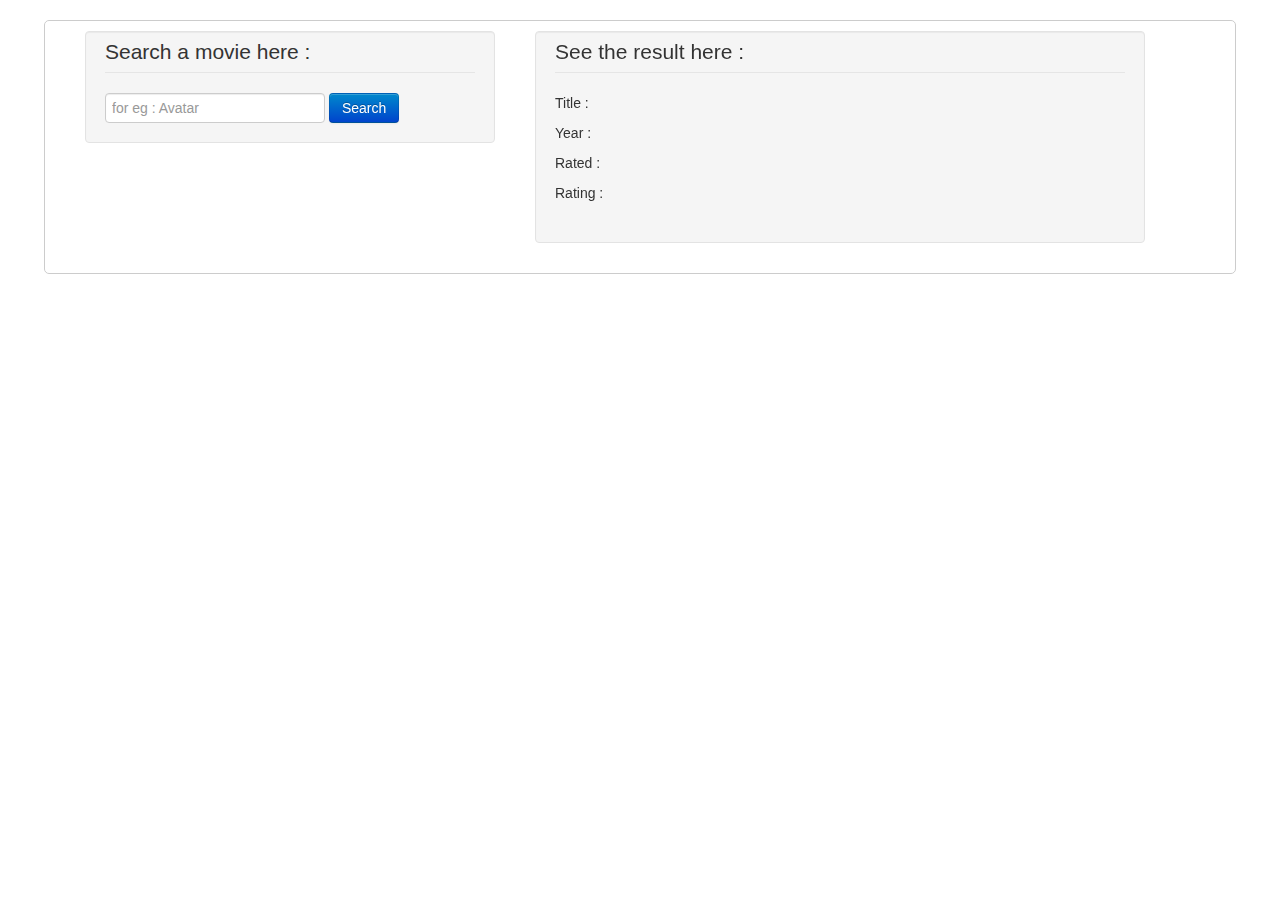
<file: Communicating-Via-Geppetto/index.html>
<!DOCTYPE HTML PUBLIC "-//W3C//DTD HTML 4.01 Transitional//EN"
"http://www.w3.org/TR/html4/loose.dtd">
<html xmlns="http://www.w3.org/1999/xhtml">
    <head>
        <meta http-equiv="Content-Type" content="text/html; charset=utf-8" />
        <title>Communicate between your Backbone Views using Geppetto</title>
        <link href="css/bootstrap-combined-min.css" rel="stylesheet">
        <link href="css/app.css?jqli" rel="stylesheet">
        <link href="css/animate.css" rel="stylesheet">
    </head>
    
    <body>
    	<script data-main="js/main" src="js/lib/require.js"></script>
    </body>
</html>
</file>
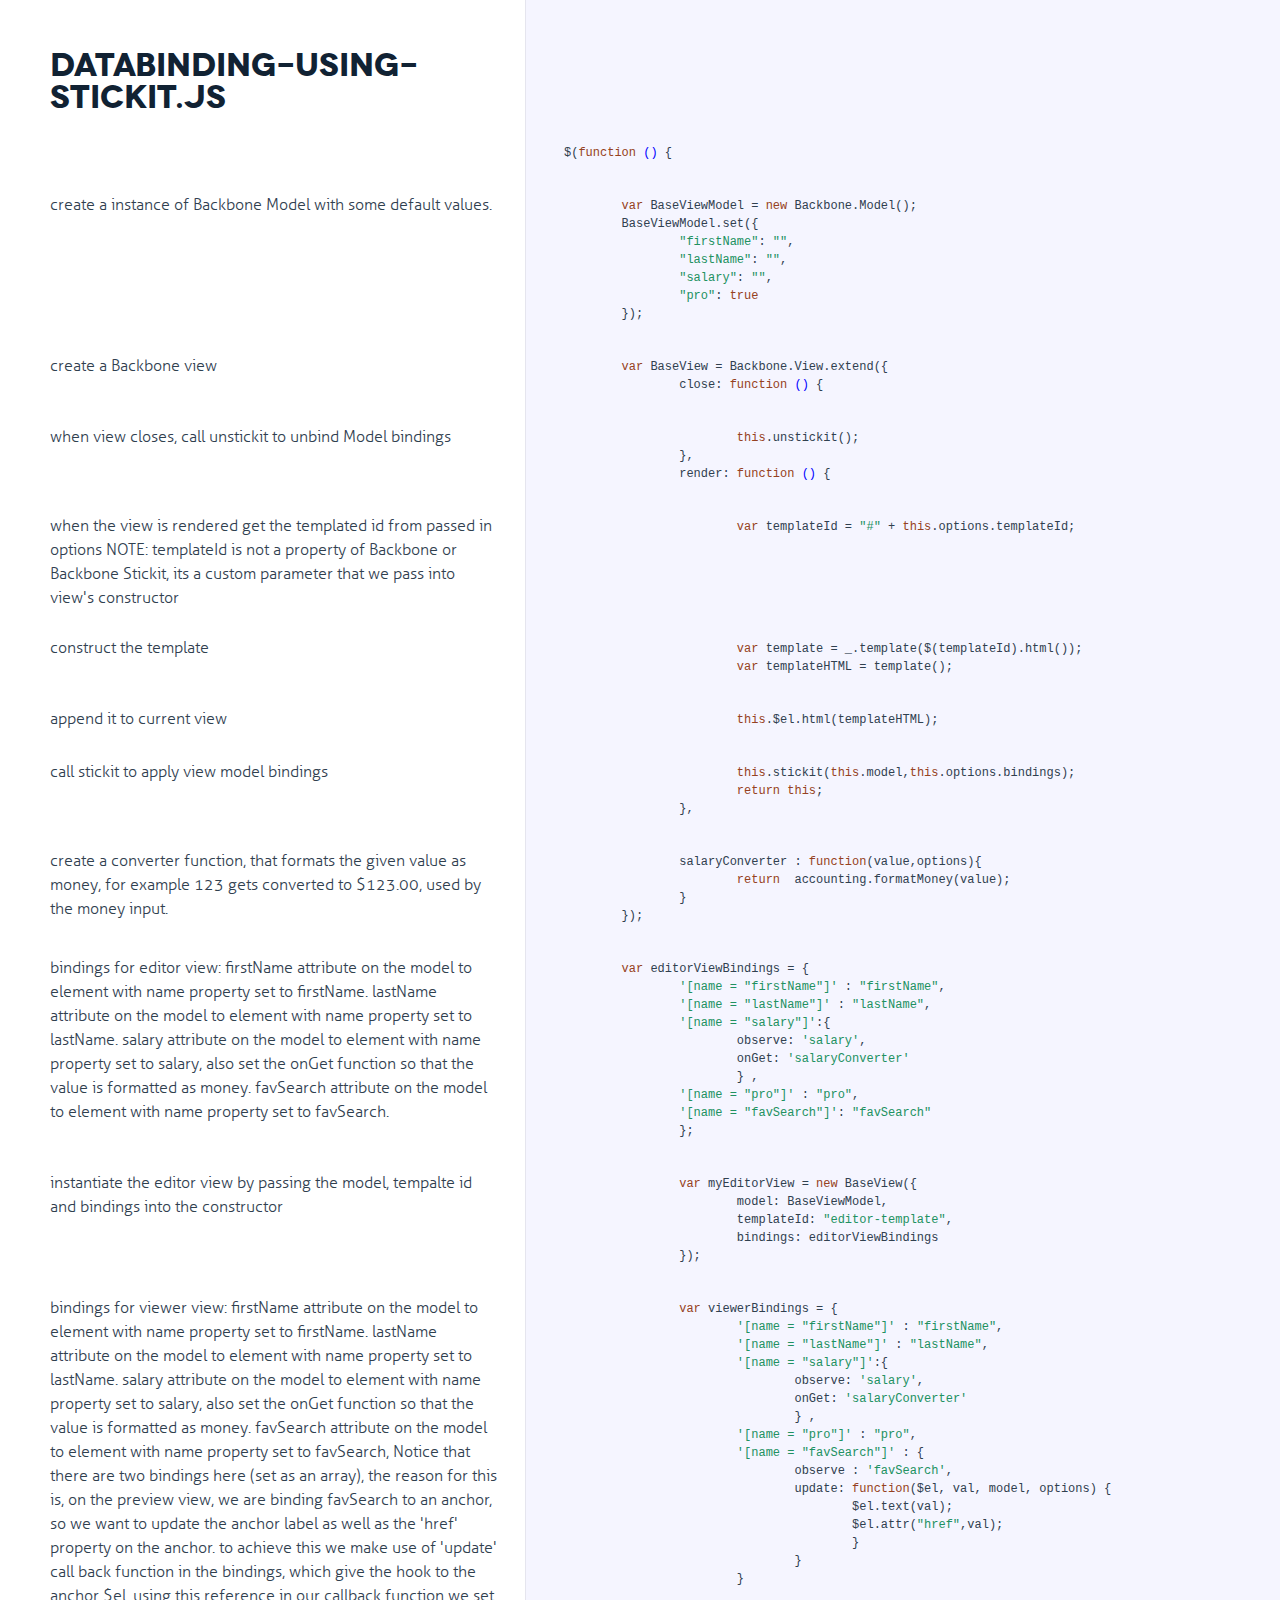
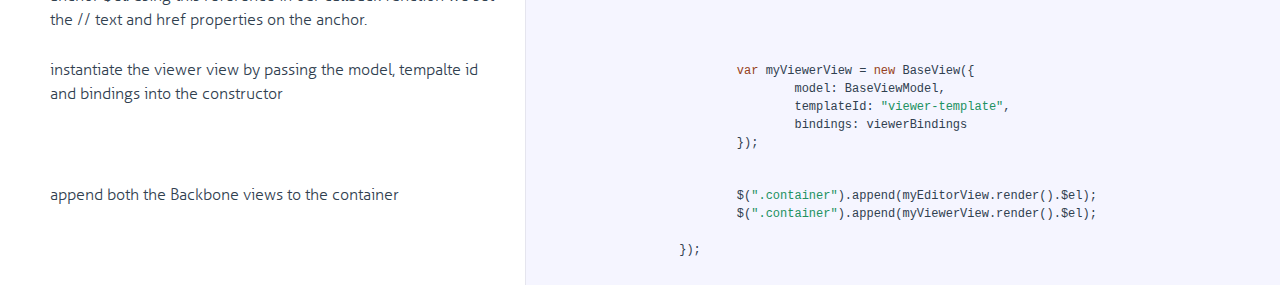
<file: databinding-using-stickit.html>
<!DOCTYPE html>

<html>
<head>
  <title>databinding-using-stickit.js</title>
  <meta http-equiv="content-type" content="text/html; charset=UTF-8">
  <meta name="viewport" content="width=device-width, target-densitydpi=160dpi, initial-scale=1.0; maximum-scale=1.0; user-scalable=0;">
  <link rel="stylesheet" media="all" href="docco.css" />
</head>
<body>
  <div id="container">
    <div id="background"></div>
    
    <ul class="sections">
        
          <li id="title">
              <div class="annotation">
                  <h1>databinding-using-stickit.js</h1>
              </div>
          </li>
        
        
        
        <li id="section-1">
            <div class="annotation">
              
              <div class="pilwrap ">
                <a class="pilcrow" href="#section-1">&#182;</a>
              </div>
              
            </div>
            
            <div class="content"><div class='highlight'><pre>$(<span class="function"><span class="keyword">function</span> <span class="params">()</span> {</span></pre></div></div>
            
        </li>
        
        
        <li id="section-2">
            <div class="annotation">
              
              <div class="pilwrap ">
                <a class="pilcrow" href="#section-2">&#182;</a>
              </div>
              <p>create a instance of Backbone Model with some default values.</p>

            </div>
            
            <div class="content"><div class='highlight'><pre>	<span class="keyword">var</span> BaseViewModel = <span class="keyword">new</span> Backbone.Model();
	BaseViewModel.set({
		<span class="string">"firstName"</span>: <span class="string">""</span>,
		<span class="string">"lastName"</span>: <span class="string">""</span>,
		<span class="string">"salary"</span>: <span class="string">""</span>,
		<span class="string">"pro"</span>: <span class="literal">true</span>
	});</pre></div></div>
            
        </li>
        
        
        <li id="section-3">
            <div class="annotation">
              
              <div class="pilwrap ">
                <a class="pilcrow" href="#section-3">&#182;</a>
              </div>
              <p>create  a Backbone view</p>

            </div>
            
            <div class="content"><div class='highlight'><pre>	<span class="keyword">var</span> BaseView = Backbone.View.extend({
		close: <span class="function"><span class="keyword">function</span> <span class="params">()</span> {</span></pre></div></div>
            
        </li>
        
        
        <li id="section-4">
            <div class="annotation">
              
              <div class="pilwrap ">
                <a class="pilcrow" href="#section-4">&#182;</a>
              </div>
              <p>when view closes, call unstickit to unbind Model bindings</p>

            </div>
            
            <div class="content"><div class='highlight'><pre>			<span class="keyword">this</span>.unstickit();
		},
		render: <span class="function"><span class="keyword">function</span> <span class="params">()</span> {</span></pre></div></div>
            
        </li>
        
        
        <li id="section-5">
            <div class="annotation">
              
              <div class="pilwrap ">
                <a class="pilcrow" href="#section-5">&#182;</a>
              </div>
              <p>when the view is rendered
get the templated id from passed in options
NOTE: templateId is not a property of Backbone or Backbone Stickit, its a custom parameter that we pass into view&#39;s constructor           </p>

            </div>
            
            <div class="content"><div class='highlight'><pre>			<span class="keyword">var</span> templateId = <span class="string">"#"</span> + <span class="keyword">this</span>.options.templateId;</pre></div></div>
            
        </li>
        
        
        <li id="section-6">
            <div class="annotation">
              
              <div class="pilwrap ">
                <a class="pilcrow" href="#section-6">&#182;</a>
              </div>
              <p>construct the template</p>

            </div>
            
            <div class="content"><div class='highlight'><pre>			<span class="keyword">var</span> template = _.template($(templateId).html());
			<span class="keyword">var</span> templateHTML = template();</pre></div></div>
            
        </li>
        
        
        <li id="section-7">
            <div class="annotation">
              
              <div class="pilwrap ">
                <a class="pilcrow" href="#section-7">&#182;</a>
              </div>
              <p>append it to current view</p>

            </div>
            
            <div class="content"><div class='highlight'><pre>			<span class="keyword">this</span>.$el.html(templateHTML);</pre></div></div>
            
        </li>
        
        
        <li id="section-8">
            <div class="annotation">
              
              <div class="pilwrap ">
                <a class="pilcrow" href="#section-8">&#182;</a>
              </div>
              <p>call stickit to apply view model bindings</p>

            </div>
            
            <div class="content"><div class='highlight'><pre>			<span class="keyword">this</span>.stickit(<span class="keyword">this</span>.model,<span class="keyword">this</span>.options.bindings);
			<span class="keyword">return</span> <span class="keyword">this</span>;
		},</pre></div></div>
            
        </li>
        
        
        <li id="section-9">
            <div class="annotation">
              
              <div class="pilwrap ">
                <a class="pilcrow" href="#section-9">&#182;</a>
              </div>
              <p>create a converter function, that formats the 
given value as money, for example 123 gets converted to
$123.00, used by the money input.</p>

            </div>
            
            <div class="content"><div class='highlight'><pre>		salaryConverter : <span class="keyword">function</span>(value,options){
			<span class="keyword">return</span>  accounting.formatMoney(value);
		}
	});</pre></div></div>
            
        </li>
        
        
        <li id="section-10">
            <div class="annotation">
              
              <div class="pilwrap ">
                <a class="pilcrow" href="#section-10">&#182;</a>
              </div>
              <p>bindings for editor view:
firstName attribute on the model to element with name property set to firstName.
lastName attribute on the model to element with name property set to lastName.
salary attribute on the model to element with name property set to salary, also set the onGet function so that the value is formatted as money.
favSearch attribute on the model to element with name property set to favSearch.</p>

            </div>
            
            <div class="content"><div class='highlight'><pre>	<span class="keyword">var</span> editorViewBindings = {
		<span class="string">'[name = "firstName"]'</span> : <span class="string">"firstName"</span>, 
		<span class="string">'[name = "lastName"]'</span> : <span class="string">"lastName"</span>,
		<span class="string">'[name = "salary"]'</span>:{
			observe: <span class="string">'salary'</span>,
			onGet: <span class="string">'salaryConverter'</span>
			} ,
		<span class="string">'[name = "pro"]'</span> : <span class="string">"pro"</span>,
		<span class="string">'[name = "favSearch"]'</span>: <span class="string">"favSearch"</span>
		};</pre></div></div>
            
        </li>
        
        
        <li id="section-11">
            <div class="annotation">
              
              <div class="pilwrap ">
                <a class="pilcrow" href="#section-11">&#182;</a>
              </div>
              <p>instantiate the editor view by passing the model, tempalte id and 
bindings into the constructor</p>

            </div>
            
            <div class="content"><div class='highlight'><pre>		<span class="keyword">var</span> myEditorView = <span class="keyword">new</span> BaseView({
			model: BaseViewModel,
			templateId: <span class="string">"editor-template"</span>,
			bindings: editorViewBindings
		});</pre></div></div>
            
        </li>
        
        
        <li id="section-12">
            <div class="annotation">
              
              <div class="pilwrap ">
                <a class="pilcrow" href="#section-12">&#182;</a>
              </div>
              <p>bindings for viewer view:
firstName attribute on the model to element with name property set to firstName.
lastName attribute on the model to element with name property set to lastName.
salary attribute on the model to element with name property set to salary,  also set the onGet function so that the value is formatted as money.
favSearch attribute on the model to element with name property set to favSearch, Notice that there are two bindings here (set as an array),
the reason for this is, on the preview view, we are binding 
favSearch to an anchor, so we want to update the anchor label
as well as the &#39;href&#39; property on the anchor. to achieve this
we make use of &#39;update&#39; call back function in the bindings, which give the hook to the anchor $el. using this reference in our callback function we set the       // text and href properties on the anchor.</p>

            </div>
            
            <div class="content"><div class='highlight'><pre>		<span class="keyword">var</span> viewerBindings = {
			<span class="string">'[name = "firstName"]'</span> : <span class="string">"firstName"</span>, 
			<span class="string">'[name = "lastName"]'</span> : <span class="string">"lastName"</span>,
			<span class="string">'[name = "salary"]'</span>:{
				observe: <span class="string">'salary'</span>,
				onGet: <span class="string">'salaryConverter'</span>    
				} ,
			<span class="string">'[name = "pro"]'</span> : <span class="string">"pro"</span>,
			<span class="string">'[name = "favSearch"]'</span> : {
				observe : <span class="string">'favSearch'</span>,
				update: <span class="keyword">function</span>($el, val, model, options) {
					$el.text(val);
					$el.attr(<span class="string">"href"</span>,val);
					}
				}
			}</pre></div></div>
            
        </li>
        
        
        <li id="section-13">
            <div class="annotation">
              
              <div class="pilwrap ">
                <a class="pilcrow" href="#section-13">&#182;</a>
              </div>
              <p>instantiate the viewer view by passing the model, tempalte id and 
bindings into the constructor</p>

            </div>
            
            <div class="content"><div class='highlight'><pre>			<span class="keyword">var</span> myViewerView = <span class="keyword">new</span> BaseView({
				model: BaseViewModel,
				templateId: <span class="string">"viewer-template"</span>,
				bindings: viewerBindings
			});</pre></div></div>
            
        </li>
        
        
        <li id="section-14">
            <div class="annotation">
              
              <div class="pilwrap ">
                <a class="pilcrow" href="#section-14">&#182;</a>
              </div>
              <p>append both the Backbone views to the container</p>

            </div>
            
            <div class="content"><div class='highlight'><pre>			$(<span class="string">".container"</span>).append(myEditorView.render().$el);
			$(<span class="string">".container"</span>).append(myViewerView.render().$el);

		});</pre></div></div>
            
        </li>
        
    </ul>
  </div>
</body>
</html>
</file>
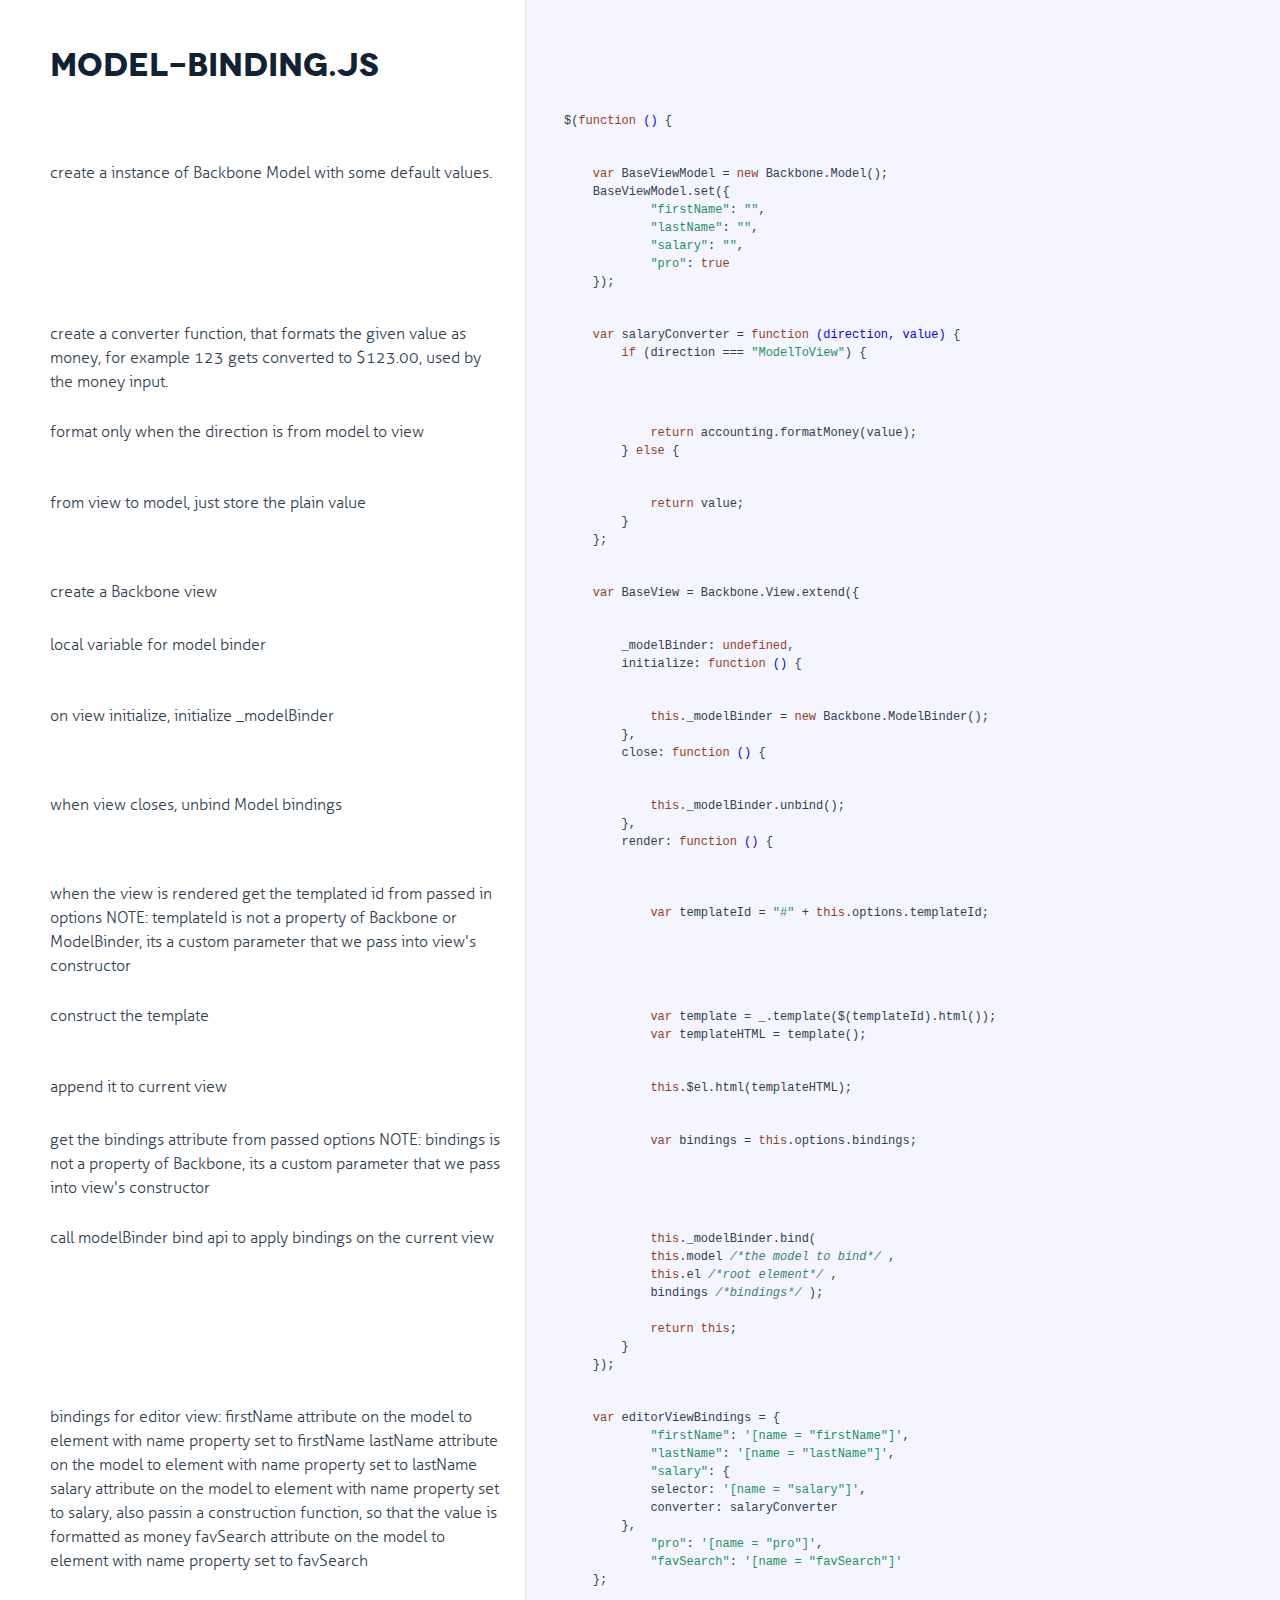
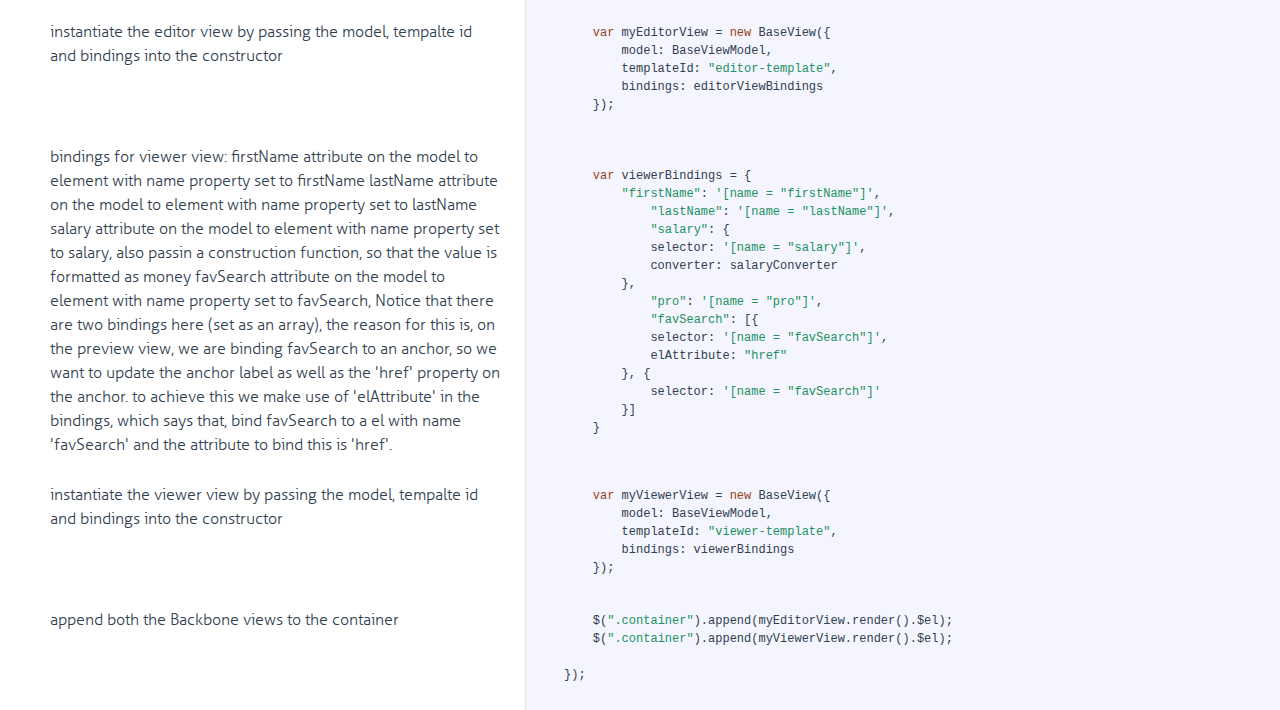
<file: model-binding.html>
<!DOCTYPE html>

<html>
<head>
  <title>model-binding.js</title>
  <meta http-equiv="content-type" content="text/html; charset=UTF-8">
  <meta name="viewport" content="width=device-width, target-densitydpi=160dpi, initial-scale=1.0; maximum-scale=1.0; user-scalable=0;">
  <link rel="stylesheet" media="all" href="docco.css" />
</head>
<body>
  <div id="container">
    <div id="background"></div>
    
    <ul class="sections">
        
          <li id="title">
              <div class="annotation">
                  <h1>model-binding.js</h1>
              </div>
          </li>
        
        
        
        <li id="section-1">
            <div class="annotation">
              
              <div class="pilwrap ">
                <a class="pilcrow" href="#section-1">&#182;</a>
              </div>
              
            </div>
            
            <div class="content"><div class='highlight'><pre>$(<span class="function"><span class="keyword">function</span> <span class="params">()</span> {</span></pre></div></div>
            
        </li>
        
        
        <li id="section-2">
            <div class="annotation">
              
              <div class="pilwrap ">
                <a class="pilcrow" href="#section-2">&#182;</a>
              </div>
              <p>create a instance of Backbone Model with some default values.</p>

            </div>
            
            <div class="content"><div class='highlight'><pre>    <span class="keyword">var</span> BaseViewModel = <span class="keyword">new</span> Backbone.Model();
    BaseViewModel.set({
            <span class="string">"firstName"</span>: <span class="string">""</span>,
            <span class="string">"lastName"</span>: <span class="string">""</span>,
            <span class="string">"salary"</span>: <span class="string">""</span>,
            <span class="string">"pro"</span>: <span class="literal">true</span>
    });</pre></div></div>
            
        </li>
        
        
        <li id="section-3">
            <div class="annotation">
              
              <div class="pilwrap ">
                <a class="pilcrow" href="#section-3">&#182;</a>
              </div>
              <p>create a converter function, that formats the 
given value as money, for example 123 gets converted to
$123.00, used by the money input.</p>

            </div>
            
            <div class="content"><div class='highlight'><pre>    <span class="keyword">var</span> salaryConverter = <span class="function"><span class="keyword">function</span> <span class="params">(direction, value)</span> {</span>
        <span class="keyword">if</span> (direction === <span class="string">"ModelToView"</span>) {</pre></div></div>
            
        </li>
        
        
        <li id="section-4">
            <div class="annotation">
              
              <div class="pilwrap ">
                <a class="pilcrow" href="#section-4">&#182;</a>
              </div>
              <p>format only when the direction is from model to view</p>

            </div>
            
            <div class="content"><div class='highlight'><pre>            <span class="keyword">return</span> accounting.formatMoney(value);
        } <span class="keyword">else</span> {</pre></div></div>
            
        </li>
        
        
        <li id="section-5">
            <div class="annotation">
              
              <div class="pilwrap ">
                <a class="pilcrow" href="#section-5">&#182;</a>
              </div>
              <p>from view to model, just store the plain value</p>

            </div>
            
            <div class="content"><div class='highlight'><pre>            <span class="keyword">return</span> value;
        }
    };</pre></div></div>
            
        </li>
        
        
        <li id="section-6">
            <div class="annotation">
              
              <div class="pilwrap ">
                <a class="pilcrow" href="#section-6">&#182;</a>
              </div>
              <p>create  a Backbone view</p>

            </div>
            
            <div class="content"><div class='highlight'><pre>    <span class="keyword">var</span> BaseView = Backbone.View.extend({</pre></div></div>
            
        </li>
        
        
        <li id="section-7">
            <div class="annotation">
              
              <div class="pilwrap ">
                <a class="pilcrow" href="#section-7">&#182;</a>
              </div>
              <p>local variable for model binder</p>

            </div>
            
            <div class="content"><div class='highlight'><pre>        _modelBinder: <span class="literal">undefined</span>,
        initialize: <span class="function"><span class="keyword">function</span> <span class="params">()</span> {</span></pre></div></div>
            
        </li>
        
        
        <li id="section-8">
            <div class="annotation">
              
              <div class="pilwrap ">
                <a class="pilcrow" href="#section-8">&#182;</a>
              </div>
              <p>on view initialize, initialize _modelBinder</p>

            </div>
            
            <div class="content"><div class='highlight'><pre>            <span class="keyword">this</span>._modelBinder = <span class="keyword">new</span> Backbone.ModelBinder();
        },
        close: <span class="function"><span class="keyword">function</span> <span class="params">()</span> {</span></pre></div></div>
            
        </li>
        
        
        <li id="section-9">
            <div class="annotation">
              
              <div class="pilwrap ">
                <a class="pilcrow" href="#section-9">&#182;</a>
              </div>
              <p>when view closes, unbind Model bindings</p>

            </div>
            
            <div class="content"><div class='highlight'><pre>            <span class="keyword">this</span>._modelBinder.unbind();
        },
        render: <span class="function"><span class="keyword">function</span> <span class="params">()</span> {</span></pre></div></div>
            
        </li>
        
        
        <li id="section-10">
            <div class="annotation">
              
              <div class="pilwrap ">
                <a class="pilcrow" href="#section-10">&#182;</a>
              </div>
              <p>when the view is rendered
get the templated id from passed in options
NOTE: templateId is not a property of Backbone or       ModelBinder, its a custom parameter that we pass into view&#39;s constructor</p>

            </div>
            
            <div class="content"><div class='highlight'><pre>           
            <span class="keyword">var</span> templateId = <span class="string">"#"</span> + <span class="keyword">this</span>.options.templateId;</pre></div></div>
            
        </li>
        
        
        <li id="section-11">
            <div class="annotation">
              
              <div class="pilwrap ">
                <a class="pilcrow" href="#section-11">&#182;</a>
              </div>
              <p>construct the template</p>

            </div>
            
            <div class="content"><div class='highlight'><pre>            <span class="keyword">var</span> template = _.template($(templateId).html());
            <span class="keyword">var</span> templateHTML = template();</pre></div></div>
            
        </li>
        
        
        <li id="section-12">
            <div class="annotation">
              
              <div class="pilwrap ">
                <a class="pilcrow" href="#section-12">&#182;</a>
              </div>
              <p>append it to current view</p>

            </div>
            
            <div class="content"><div class='highlight'><pre>            <span class="keyword">this</span>.$el.html(templateHTML);</pre></div></div>
            
        </li>
        
        
        <li id="section-13">
            <div class="annotation">
              
              <div class="pilwrap ">
                <a class="pilcrow" href="#section-13">&#182;</a>
              </div>
              <p>get the bindings attribute from passed options
NOTE: bindings is not a property of Backbone, its a custom parameter that we pass into view&#39;s constructor</p>

            </div>
            
            <div class="content"><div class='highlight'><pre>            <span class="keyword">var</span> bindings = <span class="keyword">this</span>.options.bindings;</pre></div></div>
            
        </li>
        
        
        <li id="section-14">
            <div class="annotation">
              
              <div class="pilwrap ">
                <a class="pilcrow" href="#section-14">&#182;</a>
              </div>
              <p>call modelBinder bind api to apply bindings on the current view</p>

            </div>
            
            <div class="content"><div class='highlight'><pre>            <span class="keyword">this</span>._modelBinder.bind(
            <span class="keyword">this</span>.model <span class="comment">/*the model to bind*/</span> ,
            <span class="keyword">this</span>.el <span class="comment">/*root element*/</span> ,
            bindings <span class="comment">/*bindings*/</span> );

            <span class="keyword">return</span> <span class="keyword">this</span>;
        }
    });</pre></div></div>
            
        </li>
        
        
        <li id="section-15">
            <div class="annotation">
              
              <div class="pilwrap ">
                <a class="pilcrow" href="#section-15">&#182;</a>
              </div>
              <p>bindings for editor view:
firstName attribute on the model to element with name property set to firstName
lastName attribute on the model to element with name property set to lastName
salary attribute on the model to element with name property set to salary, also passin a construction function, so that the value is formatted as money
favSearch attribute on the model to element with name property set to favSearch</p>

            </div>
            
            <div class="content"><div class='highlight'><pre>    <span class="keyword">var</span> editorViewBindings = {
            <span class="string">"firstName"</span>: <span class="string">'[name = "firstName"]'</span>, 
            <span class="string">"lastName"</span>: <span class="string">'[name = "lastName"]'</span>,
            <span class="string">"salary"</span>: {
            selector: <span class="string">'[name = "salary"]'</span>,
            converter: salaryConverter
        },
            <span class="string">"pro"</span>: <span class="string">'[name = "pro"]'</span>,
            <span class="string">"favSearch"</span>: <span class="string">'[name = "favSearch"]'</span>
    };</pre></div></div>
            
        </li>
        
        
        <li id="section-16">
            <div class="annotation">
              
              <div class="pilwrap ">
                <a class="pilcrow" href="#section-16">&#182;</a>
              </div>
              <p>instantiate the editor view by passing the model, tempalte id and 
bindings into the constructor</p>

            </div>
            
            <div class="content"><div class='highlight'><pre>    <span class="keyword">var</span> myEditorView = <span class="keyword">new</span> BaseView({
        model: BaseViewModel,
        templateId: <span class="string">"editor-template"</span>,
        bindings: editorViewBindings
    });</pre></div></div>
            
        </li>
        
        
        <li id="section-17">
            <div class="annotation">
              
              <div class="pilwrap ">
                <a class="pilcrow" href="#section-17">&#182;</a>
              </div>
              <p>bindings for viewer view:
firstName attribute on the model to element with name property set to firstName
lastName attribute on the model to element with name property set to lastName
salary attribute on the model to element with name property set to salary, also passin a construction function, so that the value is formatted as money
favSearch attribute on the model to element with name property set to favSearch, Notice that there are two bindings here (set as an array),
the reason for this is, on the preview view, we are binding 
favSearch to an anchor, so we want to update the anchor label
as well as the &#39;href&#39; property on the anchor. to achieve this
we make use of &#39;elAttribute&#39; in the bindings, which says that, bind favSearch to a el with name &#39;favSearch&#39; and the attribute to bind this is &#39;href&#39;.</p>

            </div>
            
            <div class="content"><div class='highlight'><pre>    
    <span class="keyword">var</span> viewerBindings = {
        <span class="string">"firstName"</span>: <span class="string">'[name = "firstName"]'</span>,
            <span class="string">"lastName"</span>: <span class="string">'[name = "lastName"]'</span>,
            <span class="string">"salary"</span>: {
            selector: <span class="string">'[name = "salary"]'</span>,
            converter: salaryConverter
        },
            <span class="string">"pro"</span>: <span class="string">'[name = "pro"]'</span>,
            <span class="string">"favSearch"</span>: [{
            selector: <span class="string">'[name = "favSearch"]'</span>,
            elAttribute: <span class="string">"href"</span>
        }, {
            selector: <span class="string">'[name = "favSearch"]'</span>
        }]
    }</pre></div></div>
            
        </li>
        
        
        <li id="section-18">
            <div class="annotation">
              
              <div class="pilwrap ">
                <a class="pilcrow" href="#section-18">&#182;</a>
              </div>
              <p>instantiate the viewer view by passing the model, tempalte id and 
bindings into the constructor</p>

            </div>
            
            <div class="content"><div class='highlight'><pre>    <span class="keyword">var</span> myViewerView = <span class="keyword">new</span> BaseView({
        model: BaseViewModel,
        templateId: <span class="string">"viewer-template"</span>,
        bindings: viewerBindings
    });</pre></div></div>
            
        </li>
        
        
        <li id="section-19">
            <div class="annotation">
              
              <div class="pilwrap ">
                <a class="pilcrow" href="#section-19">&#182;</a>
              </div>
              <p>append both the Backbone views to the container</p>

            </div>
            
            <div class="content"><div class='highlight'><pre>    $(<span class="string">".container"</span>).append(myEditorView.render().$el);
    $(<span class="string">".container"</span>).append(myViewerView.render().$el);

});</pre></div></div>
            
        </li>
        
    </ul>
  </div>
</body>
</html>
</file>
<file: Communicating-Via-Geppetto/css/app.css>
body {
    padding : 20px;
}
div {
    margin-right : 10px;
}
.well{
padding-top : 0px;
}

.ui-effects-transfer {
    border: 1px dotted black;
  }
  
 .myContainer{
 	padding : 10px;
 	border-radius : 5px;
 	border : 1px solid #ccc;
 } 
 
 .moviePoster{
 	width:230px;
 } 

#searchInput{
	margin-bottom: 0px;
}
</file>
<file: docco.css>
/*--------------------- Typography ----------------------------*/

@font-face {
    font-family: 'aller-light';
    src: url('public/fonts/aller-light.eot');
    src: url('public/fonts/aller-light.eot?#iefix') format('embedded-opentype'),
         url('public/fonts/aller-light.woff') format('woff'),
         url('public/fonts/aller-light.ttf') format('truetype');
    font-weight: normal;
    font-style: normal;
}

@font-face {
    font-family: 'aller-bold';
    src: url('public/fonts/aller-bold.eot');
    src: url('public/fonts/aller-bold.eot?#iefix') format('embedded-opentype'),
         url('public/fonts/aller-bold.woff') format('woff'),
         url('public/fonts/aller-bold.ttf') format('truetype');
    font-weight: normal;
    font-style: normal;
}

@font-face {
    font-family: 'novecento-bold';
    src: url('public/fonts/novecento-bold.eot');
    src: url('public/fonts/novecento-bold.eot?#iefix') format('embedded-opentype'),
         url('public/fonts/novecento-bold.woff') format('woff'),
         url('public/fonts/novecento-bold.ttf') format('truetype');
    font-weight: normal;
    font-style: normal;
}

/*--------------------- Layout ----------------------------*/
html { height: 100%; }
body {
  font-family: "aller-light";
  font-size: 14px;
  line-height: 18px;
  color: #30404f;
  margin: 0; padding: 0;
  height:100%;
}
#container { min-height: 100%; }

a {
  color: #000;
}

b, strong {
  font-weight: normal;
  font-family: "aller-bold";
}

p, ul, ol {
  margin: 15px 0 0px;
}

h1, h2, h3, h4, h5, h6 {
  color: #112233;
  line-height: 1em;
  font-weight: normal;
  font-family: "novecento-bold";
  text-transform: uppercase;
  margin: 30px 0 15px 0;
}

h1 {
  margin-top: 40px;
}

hr {
  border: 0;
  background: 1px solid #ddd;
  height: 1px;
  margin: 20px 0;
}

pre, tt, code {
  font-size: 12px; line-height: 16px;
  font-family: Menlo, Monaco, Consolas, "Lucida Console", monospace;
  margin: 0; padding: 0;
}
  .annotation pre {
    display: block;
    margin: 0;
    padding: 7px 10px;
    background: #fcfcfc;
    -moz-box-shadow:    inset 0 0 10px rgba(0,0,0,0.1);
    -webkit-box-shadow: inset 0 0 10px rgba(0,0,0,0.1);
    box-shadow:         inset 0 0 10px rgba(0,0,0,0.1);
    overflow-x: auto;
  }
    .annotation pre code {
      border: 0;
      padding: 0;
      background: transparent;
    }


blockquote {
  border-left: 5px solid #ccc;
  margin: 0;
  padding: 1px 0 1px 1em;
}
  .sections blockquote p {
    font-family: Menlo, Consolas, Monaco, monospace;
    font-size: 12px; line-height: 16px;
    color: #999;
    margin: 10px 0 0;
    white-space: pre-wrap;
  }

ul.sections {
  list-style: none;
  padding:0 0 5px 0;;
  margin:0;
}

/*
  Force border-box so that % widths fit the parent
  container without overlap because of margin/padding.

  More Info : http://www.quirksmode.org/css/box.html
*/
ul.sections > li > div {
  -moz-box-sizing: border-box;    /* firefox */
  -ms-box-sizing: border-box;     /* ie */
  -webkit-box-sizing: border-box; /* webkit */
  -khtml-box-sizing: border-box;  /* konqueror */
  box-sizing: border-box;         /* css3 */
}


/*---------------------- Jump Page -----------------------------*/
#jump_to, #jump_page {
  margin: 0;
  background: white;
  -webkit-box-shadow: 0 0 25px #777; -moz-box-shadow: 0 0 25px #777;
  -webkit-border-bottom-left-radius: 5px; -moz-border-radius-bottomleft: 5px;
  font: 16px Arial;
  cursor: pointer;
  text-align: right;
  list-style: none;
}

#jump_to a {
  text-decoration: none;
}

#jump_to a.large {
  display: none;
}
#jump_to a.small {
  font-size: 22px;
  font-weight: bold;
  color: #676767;
}

#jump_to, #jump_wrapper {
  position: fixed;
  right: 0; top: 0;
  padding: 10px 15px;
  margin:0;
}

#jump_wrapper {
  display: none;
  padding:0;
}

#jump_to:hover #jump_wrapper {
  display: block;
}

#jump_page {
  padding: 5px 0 3px;
  margin: 0 0 25px 25px;
}

#jump_page .source {
  display: block;
  padding: 15px;
  text-decoration: none;
  border-top: 1px solid #eee;
}

#jump_page .source:hover {
  background: #f5f5ff;
}

#jump_page .source:first-child {
}

/*---------------------- Low resolutions (> 320px) ---------------------*/
@media only screen and (min-width: 320px) {
  .pilwrap { display: none; }

  ul.sections > li > div {
    display: block;
    padding:5px 10px 0 10px;
  }

  ul.sections > li > div.annotation ul, ul.sections > li > div.annotation ol {
    padding-left: 30px;
  }

  ul.sections > li > div.content {
    background: #f5f5ff;
    overflow-x:auto;
    -webkit-box-shadow: inset 0 0 5px #e5e5ee;
    box-shadow: inset 0 0 5px #e5e5ee;
    border: 1px solid #dedede;
    margin:5px 10px 5px 10px;
    padding-bottom: 5px;
  }

  ul.sections > li > div.annotation pre {
    margin: 7px 0 7px;
    padding-left: 15px;
  }

  ul.sections > li > div.annotation p tt, .annotation code {
    background: #f8f8ff;
    border: 1px solid #dedede;
    font-size: 12px;
    padding: 0 0.2em;
  }
}

/*----------------------  (> 481px) ---------------------*/
@media only screen and (min-width: 481px) {
  #container {
    position: relative;
  }
  body {
    background-color: #F5F5FF;
    font-size: 15px;
    line-height: 21px;
  }
  pre, tt, code {
    line-height: 18px;
  }
  p, ul, ol {
    margin: 0 0 15px;
  }


  #jump_to {
    padding: 5px 10px;
  }
  #jump_wrapper {
    padding: 0;
  }
  #jump_to, #jump_page {
    font: 10px Arial;
    text-transform: uppercase;
  }
  #jump_page .source {
    padding: 5px 10px;
  }
  #jump_to a.large {
    display: inline-block;
  }
  #jump_to a.small {
    display: none;
  }



  #background {
    position: absolute;
    top: 0; bottom: 0;
    width: 350px;
    background: #fff;
    border-right: 1px solid #e5e5ee;
    z-index: -1;
  }

  ul.sections > li > div.annotation ul, ul.sections > li > div.annotation ol {
    padding-left: 40px;
  }

  ul.sections > li {
    white-space: nowrap;
  }

  ul.sections > li > div {
    display: inline-block;
  }

  ul.sections > li > div.annotation {
    max-width: 350px;
    min-width: 350px;
    min-height: 5px;
    padding: 13px;
    overflow-x: hidden;
    white-space: normal;
    vertical-align: top;
    text-align: left;
  }
  ul.sections > li > div.annotation pre {
    margin: 15px 0 15px;
    padding-left: 15px;
  }

  ul.sections > li > div.content {
    padding: 13px;
    vertical-align: top;
    background: #f5f5ff;
    border: none;
    -webkit-box-shadow: none;
    box-shadow: none;
  }

  .pilwrap {
    position: relative;
    display: inline;
  }

  .pilcrow {
    font: 12px Arial;
    text-decoration: none;
    color: #454545;
    position: absolute;
    top: 3px; left: -20px;
    padding: 1px 2px;
    opacity: 0;
    -webkit-transition: opacity 0.2s linear;
  }
    .for-h1 .pilcrow {
      top: 47px;
    }
    .for-h2 .pilcrow, .for-h3 .pilcrow, .for-h4 .pilcrow {
      top: 35px;
    }

  ul.sections > li > div.annotation:hover .pilcrow {
    opacity: 1;
  }
}

/*---------------------- (> 1025px) ---------------------*/
@media only screen and (min-width: 1025px) {

  body {
    font-size: 16px;
    line-height: 24px;
  }

  #background {
    width: 525px;
  }
  ul.sections > li > div.annotation {
    max-width: 525px;
    min-width: 525px;
    padding: 10px 25px 1px 50px;
  }
  ul.sections > li > div.content {
    padding: 9px 15px 16px 25px;
  }
}

/*---------------------- Syntax Highlighting -----------------------------*/

td.linenos { background-color: #f0f0f0; padding-right: 10px; }
span.lineno { background-color: #f0f0f0; padding: 0 5px 0 5px; }
/*

github.com style (c) Vasily Polovnyov <vast@whiteants.net>

*/

pre code {
  display: block; padding: 0.5em;
  color: #000;
  background: #f8f8ff
}

pre .comment,
pre .template_comment,
pre .diff .header,
pre .javadoc {
  color: #408080;
  font-style: italic
}

pre .keyword,
pre .assignment,
pre .literal,
pre .css .rule .keyword,
pre .winutils,
pre .javascript .title,
pre .lisp .title,
pre .subst {
  color: #954121;
  /*font-weight: bold*/
}

pre .number,
pre .hexcolor {
  color: #40a070
}

pre .string,
pre .tag .value,
pre .phpdoc,
pre .tex .formula {
  color: #219161;
}

pre .title,
pre .id {
  color: #19469D;
}
pre .params {
  color: #00F;
}

pre .javascript .title,
pre .lisp .title,
pre .subst {
  font-weight: normal
}

pre .class .title,
pre .haskell .label,
pre .tex .command {
  color: #458;
  font-weight: bold
}

pre .tag,
pre .tag .title,
pre .rules .property,
pre .django .tag .keyword {
  color: #000080;
  font-weight: normal
}

pre .attribute,
pre .variable,
pre .instancevar,
pre .lisp .body {
  color: #008080
}

pre .regexp {
  color: #B68
}

pre .class {
  color: #458;
  font-weight: bold
}

pre .symbol,
pre .ruby .symbol .string,
pre .ruby .symbol .keyword,
pre .ruby .symbol .keymethods,
pre .lisp .keyword,
pre .tex .special,
pre .input_number {
  color: #990073
}

pre .builtin,
pre .constructor,
pre .built_in,
pre .lisp .title {
  color: #0086b3
}

pre .preprocessor,
pre .pi,
pre .doctype,
pre .shebang,
pre .cdata {
  color: #999;
  font-weight: bold
}

pre .deletion {
  background: #fdd
}

pre .addition {
  background: #dfd
}

pre .diff .change {
  background: #0086b3
}

pre .chunk {
  color: #aaa
}

pre .tex .formula {
  opacity: 0.5;
}
</file>
